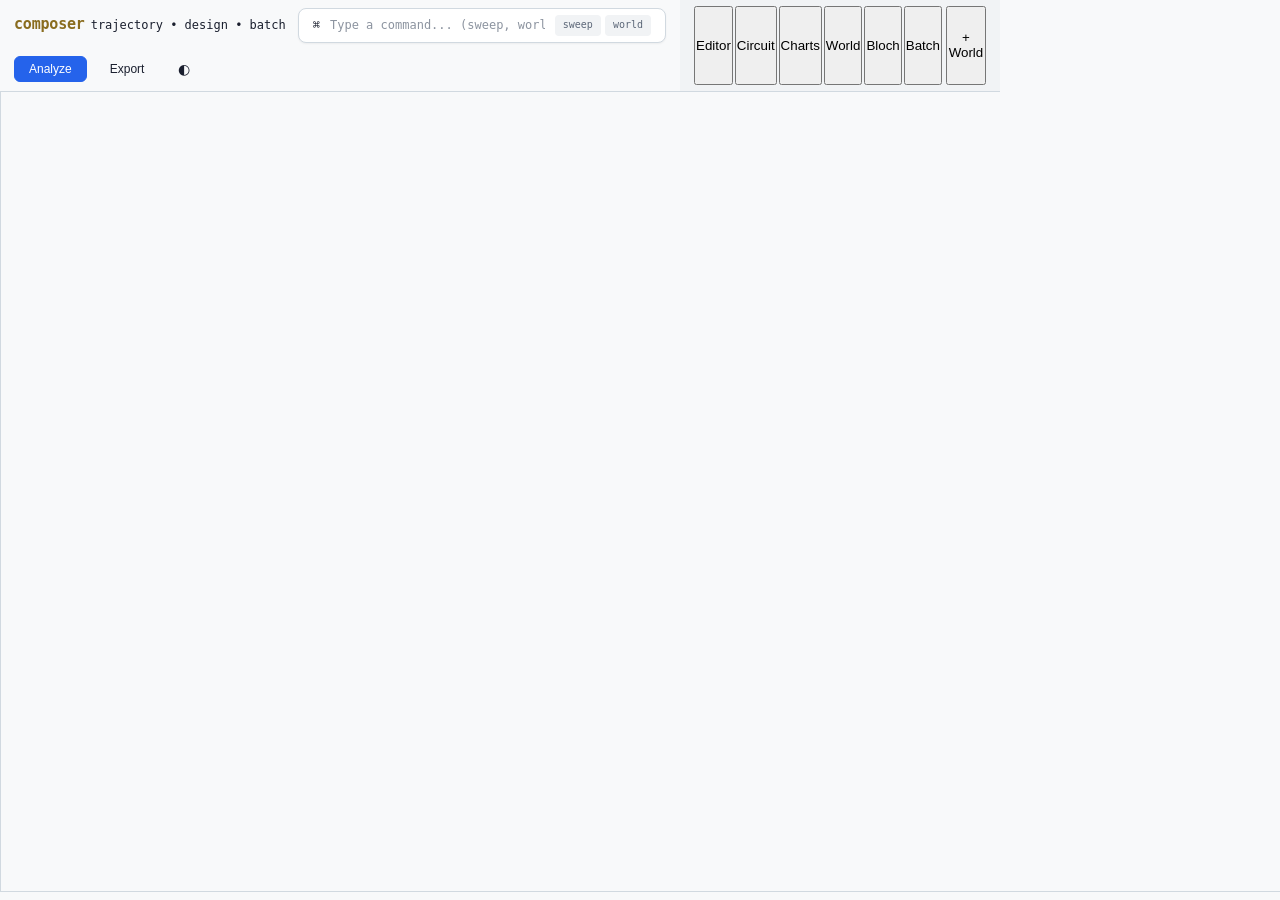
<file: index.html>
<!DOCTYPE html>
<html lang="en" data-theme="light">
<head>
<meta charset="UTF-8">
<meta name="viewport" content="width=device-width,initial-scale=1">
<title>composerIBM — offline Quantum Composer</title>
<link rel="stylesheet" href="styles/composer.css?v=38">
<style>.g-line{display:block}.g-n{color:#5c6778}.g-s{color:#bc8cff}</style>
</head>
<body>
<!-- Completely remade structure: Clean, command-first, surface-oriented, AI-ready design surface -->
<div id="app" data-active-surface="editor">

  <!-- Premium Header with central Command Bar (AITO / high-end tool feel) -->
  <header class="app-header">
    <div class="brand">
      <span class="title">composer</span>
      <span class="tag">trajectory • design • batch</span>
    </div>

    <!-- The heart of grokability: Powerful, always-visible command bar -->
    <div class="command-bar">
      <span class="cmd-prefix">⌘</span>
      <input id="command-input" 
             type="text" 
             placeholder="Type a command... (sweep, world, analyze, load torino, help)" 
             autocomplete="off"
             spellcheck="false">
      <div class="cmd-examples">
        <span class="example" data-cmd="sweep shots">sweep</span>
        <span class="example" data-cmd="open world">world</span>
      </div>
    </div>

    <div class="header-actions">
      <button id="btn-analyze" class="btn primary" title="Run preflight analysis">Analyze</button>
      <button id="btn-export" class="btn ghost" title="Export mission bundle">Export</button>
      <button id="btn-theme-toggle" class="btn icon ghost" title="Toggle theme">◐</button>
    </div>
  </header>

  <!-- Surface / Workspace Switcher - clean, prominent, first-class -->
  <nav class="surface-switcher" role="tablist">
    <button class="surface-btn active" data-surface="editor" title="QASM Editor + Gutter">Editor</button>
    <button class="surface-btn" data-surface="circuit" title="Visual Circuit Designer">Circuit</button>
    <button class="surface-btn" data-surface="charts" title="Live Charts & Analytics">Charts</button>
    <button class="surface-btn" data-surface="world" title="Global Quantum Lattice + Latency">World</button>
    <button class="surface-btn" data-surface="bloch" title="Bloch Sphere & Trajectories">Bloch</button>
    <button class="surface-btn" data-surface="batch" title="Batch Sweeps & Mission Control">Batch</button>
    <div class="switcher-spacer"></div>
    <button class="surface-btn secondary" id="btn-world-lattice" title="Open detailed Global Lattice">+ World</button>
  </nav>

  <!-- Main Workspace: Flexible, modern container for the active surface -->
  <div class="workspace">
    
    <!-- Editor Surface (loads first) -->
    <div id="surface-editor" class="surface active">
      <div id="editor-wrap">
        <div id="editor-label">
          <span>OpenQASM</span>
          <span class="editor-label-hint">export / sim = code only</span>
          <span id="qg-coverage" class="qg-coverage"></span>
        </div>
        <div id="editor-stack" class="editor-stack">
          <div id="qg-gutter" class="qg-gutter" aria-hidden="true"></div>
          <textarea id="qasm" spellcheck="false" autocomplete="off" aria-label="OpenQASM source"></textarea>
          <div id="qasm-cards" class="qasm-cards"></div>
        </div>
      </div>
      <div id="lane-wrap"><div id="lane"></div></div>
    </div>

    <!-- Other surfaces -->
    <div id="surface-circuit" class="surface">
      <div id="lane"></div>
    </div>

    <div id="surface-charts" class="surface">
      <div id="charts-host"></div>
    </div>

    <div id="surface-world" class="surface">
      <div id="world-host"></div>
    </div>

    <div id="surface-bloch" class="surface">
      <div class="surface-header" style="display:flex; justify-content:space-between; align-items:center; margin-bottom:8px;">
        <div>
          <strong>Bloch Sphere & Trajectories</strong>
          <span style="color:var(--canvas-dim); font-size:10px; margin-left:8px;">QASM-driven • multi-qubit support</span>
        </div>
        <div style="display:flex; gap:6px;">
          <button id="btn-bloch-popout" class="btn small ghost" title="Open standalone Bloch viewer">Pop out</button>
          <button id="btn-bloch-lab" class="btn small" title="Open dual Bloch lab">Lab</button>
        </div>
      </div>

      <!-- Full Bloch experience moved here for the new surface system -->
      <div id="bloch-surface-body">
        <div class="bloch-section-body" style="margin-bottom:8px;">
          <canvas id="cv-bloch-surface" width="800" height="320" style="width:100%; max-height:320px; border:1px solid var(--canvas-border); border-radius:6px;"></canvas>
        </div>

        <div id="bloch-surface-controls" style="display:flex; flex-wrap:wrap; gap:12px; align-items:flex-end;">
          <div>
            <div style="font-size:10px; color:var(--canvas-dim); margin-bottom:2px;">Target Qubit</div>
            <select id="bloch-target-qubit" style="font-size:11px; padding:3px 6px; border-radius:4px; border:1px solid var(--canvas-border); background:var(--canvas2);">
              <!-- Populated dynamically by JS -->
            </select>
          </div>

          <div style="flex:1; min-width:220px;">
            <div style="font-size:10px; color:var(--canvas-dim); margin-bottom:2px;">Mode</div>
            <select id="bloch-surface-mode" style="font-size:11px; padding:3px 6px; border-radius:4px; border:1px solid var(--canvas-border); background:var(--canvas2);">
              <option value="qasm">QASM Trajectory (current circuit)</option>
              <option value="hamiltonian">Hamiltonian (ω·σ)</option>
              <option value="geodesic">Geodesic to inverse</option>
            </select>
          </div>

          <div id="bloch-surface-stats" style="font-size:11px; color:var(--canvas-dim); flex:1; min-width:160px;"></div>
        </div>
      </div>

      <div style="margin-top:12px; font-size:10px; color:var(--canvas-dim);">
        Full dual lab available via the Lab button. Drag on the sphere to rotate.
      </div>
    </div>

    <div id="surface-batch" class="surface">
      <div style="padding:12px 0 8px;">
        <strong>Batch / Mission Control</strong>
        <p style="color:var(--canvas-dim); font-size:11px; margin:4px 0 12px;">Run sweeps and review flight history.</p>
        <button id="btn-quick-sweep" class="btn primary small">Launch Quick Sweep (4 variants)</button>
        <div id="batch-flight-log" style="margin-top:16px; font-size:11px;"></div>
      </div>
    </div>

  </div>

  <!-- Context Sidebar -->
  <aside id="context-sidebar">
    <div id="stats-panel">
      <h3>Preflight & Stats</h3>
      <div id="stats"></div>
    </div>
    <div id="lattice-panel">
      <h3>Lattice</h3>
      <div id="qpu-lattice"></div>
    </div>
    <div id="wave">
      <h3>Waveform</h3>
      <canvas id="wave-canvas" width="260" height="100"></canvas>
    </div>
  </aside>

  <footer id="log-bar"></footer>
</div>

<script src="js/qasm-gutter.js?v=7"></script>
<script src="js/editor-gutter.js?v=4"></script>
<script src="js/qpu-fleet.js?v=5"></script>
<script src="js/qpu-calibrations.js?v=2"></script>
<script src="js/qpu-lattice.js?v=6"></script>
<script src="js/preflight-lite.js"></script>
<script src="js/waveform-qbt.js"></script>
<script src="js/bloch-math.js"></script>
<script src="js/bloch-dual.js"></script>
<script src="js/bloch-trajectory.js"></script>
<script src="js/bloch-render.js?v=4"></script>
<script src="js/bloch-engine.js?v=2"></script>
<script src="js/bloch-panel.js?v=5"></script>
<script src="js/circuit-composer.js?v=12"></script>
<script src="js/concept-steer.js?v=3"></script>
<script src="js/viewer-tabs.js?v=4"></script>
<script src="js/bridge-ugrad.js?v=2"></script>
<script src="js/composer-core.js?v=8"></script>
<!-- Optional ECharts (Phase 1 charting) — CDN for speed + examples; drop echarts.min.js next to wasm/ for airgap -->
<!-- <script src="https://cdn.jsdelivr.net/npm/echarts@5/dist/echarts.min.js"></script> -->
<script src="js/charts-echarts.js?v=1"></script>
<script src="js/precision-cursor.js?v=1"></script>
<script src="js/global-lattice.js?v=1"></script>

<!-- Surface switching + bootstrap for the new evolved structure -->
<script>
(function() {
  'use strict';

  const DEFAULT_QASM = `OPENQASM 3.0;
include "stdgates.inc";
qubit[2] q;
bit[2] c;

// composer — remade structure (impeccable theming)
h q[0];
cx q[0], q[1];
c[0] = measure q[0];
c[1] = measure q[1];
`;

  function $(id) { return document.getElementById(id); }

  function setActiveSurface(name) {
    document.querySelectorAll('.surface').forEach(s => s.classList.remove('active'));
    const target = $('surface-' + name);
    if (target) target.classList.add('active');

    document.querySelectorAll('.surface-switcher .surface').forEach(b => {
      b.classList.toggle('active', b.dataset.surface === name);
    });

    // Lazy initialization when switching surfaces
    if (name === 'world' && window.GlobalLattice) {
      const host = $('world-host');
      if (host && !host.dataset.initialized) {
        window.GlobalLattice.init('world-host');
        host.dataset.initialized = 'true';
      }
    }

    if (name === 'charts' && window.QuantumCharts) {
      setTimeout(() => {
        const host = $('charts-host');
        if (host && window.ComposerCore && window.ComposerCore.refreshAll) {
          // Force a refresh so charts get latest data
          window.ComposerCore.refreshAll();
        }
      }, 30);
    }

    if (name === 'batch') {
      setTimeout(renderBatchFlightLog, 30);
    }

    // === Full Bloch surface activation ===
    if (name === 'bloch') {
      setTimeout(() => {
        if (window.BlochSurface && typeof window.BlochSurface.activate === 'function') {
          window.BlochSurface.activate();
        } else {
          initBlochSurfaceFallback();
        }
      }, 50);
    }

    // Trigger canvas resize on surface change for better scaling
    setTimeout(() => {
      if (window.QuantumCharts && typeof window.QuantumCharts.resizeAll === 'function') {
        window.QuantumCharts.resizeAll();
      }
      window.dispatchEvent(new Event('resize'));
    }, 120);
  }

  function initSurfaceSwitcher() {
    document.querySelectorAll('.surface-switcher .surface').forEach(btn => {
      btn.addEventListener('click', () => setActiveSurface(btn.dataset.surface));
    });
    setActiveSurface('editor');
  }

  function initEditor() {
    const ta = $('qasm');
    if (!ta) return;

    ta.value = DEFAULT_QASM;

    let timer;
    ta.addEventListener('input', () => {
      clearTimeout(timer);
      timer = setTimeout(() => {
        if (window.ComposerCore && window.ComposerCore.refreshAll) {
          window.ComposerCore.refreshAll();
        }
      }, 280);
    });

    // Try to trigger full initialization
    setTimeout(() => {
      if (window.ComposerCore && window.ComposerCore.refreshAll) {
        window.ComposerCore.refreshAll();
      }
    }, 180);
  }

  function initCommandBar() {
    const input = $('command-input');
    if (!input) return;

    const examples = document.querySelectorAll('.cmd-examples .example');
    examples.forEach(ex => {
      ex.addEventListener('click', () => {
        const cmd = ex.dataset.cmd || ex.textContent;
        input.value = cmd;
        input.dispatchEvent(new KeyboardEvent('keydown', { key: 'Enter' }));
      });
    });

    input.addEventListener('keydown', (e) => {
      if (e.key === 'Enter') {
        const raw = input.value.trim();
        const val = raw.toLowerCase();
        input.value = '';

        const log = (msg) => {
          if (window.ComposerCore && window.ComposerCore.log) window.ComposerCore.log(msg);
          else console.log('%c[composer]', 'color:#64748b', msg);
        };

        // === Surface navigation ===
        if (/^(editor|circuit|charts|world|bloch|batch)$/.test(val)) {
          setActiveSurface(val);
          return;
        }
        if (val.includes('show bloch') || val.includes('focus bloch')) {
          const match = raw.match(/q(\d+)/i);
          setActiveSurface('bloch');
          if (match && window.BlochSurface) {
            // Try to set target qubit
            const q = parseInt(match[1], 10);
            const sel = $('bloch-target-qubit');
            if (sel) { sel.value = q; sel.dispatchEvent(new Event('change')); }
          }
          return;
        }

        // === Backend / Load commands ===
        if (val.startsWith('load ') || val.startsWith('set backend')) {
          const backend = raw.replace(/^(load|set backend)\s*/i, '').trim();
          if (window.ComposerCore && window.ComposerCore.setBackend) {
            window.ComposerCore.setBackend(backend);
            log(`<span class="ok">Backend set to ${backend}</span>`);
          }
          return;
        }

        // === Analysis & Execution ===
        if (val.includes('analyze') || val.includes('preflight')) {
          if (window.ComposerCore && window.ComposerCore.refreshAll) window.ComposerCore.refreshAll();
          return;
        }
        if (val.includes('export') || val.includes('mission')) {
          if (window.ComposerCore && window.ComposerCore.exportPipeline) window.ComposerCore.exportPipeline();
          return;
        }

        // === Sweeps (very useful for trajectory ethos) ===
        if (val.includes('sweep')) {
          setActiveSurface('batch');
          setTimeout(() => {
            const sweepBtn = document.getElementById('btn-quick-sweep');
            if (sweepBtn) sweepBtn.click();
          }, 60);
          return;
        }

        // === Help ===
        if (val.includes('help') || val === '?') {
          log('<span class="info">Commands: editor | circuit | charts | world | bloch | batch | analyze | export | sweep | load ibm_torino | show bloch q2</span>');
          return;
        }

        // Fallback
        log(`<span class="info">Command: ${raw}</span>`);
      }
    });
  }

  function handleResize() {
    const activeSurface = document.querySelector('.surface.active');
    if (!activeSurface) return;

    if (window.QuantumCharts && typeof window.QuantumCharts.resize === 'function') {
      try { window.QuantumCharts.resize(); } catch(e) {}
    }

    if (window.GlobalLattice && window.GlobalLattice.draw) {
      // re-draw if method exists
    }

    window.dispatchEvent(new Event('resize'));
  }

  function renderBatchFlightLog() {
    const container = $('batch-flight-log');
    if (!container) return;

    const log = window.flightLog || [];
    if (log.length === 0) {
      container.innerHTML = `<div style="color:var(--canvas-dim); font-size:10px;">No flights yet. Use the command bar or button above to launch a sweep.</div>`;
      return;
    }

    container.innerHTML = log.slice(-6).reverse().map(f => `
      <div style="display:flex; justify-content:space-between; padding:3px 0; border-bottom:1px solid var(--canvas-border); cursor:pointer;" data-flight-id="${f.id}">
        <span>${new Date(f.ts).toLocaleTimeString().slice(0,5)} • ${f.backend} • ${f.shots} shots</span>
        <span style="color:var(--green);">${(f.fidelity||0).toFixed(1)}%</span>
      </div>
    `).join('');

    container.querySelectorAll('[data-flight-id]').forEach(row => {
      row.addEventListener('click', () => {
        const id = parseInt(row.dataset.flightId);
        const flight = (window.flightLog || []).find(f => f.id === id);
        if (flight && window.ComposerCore) {
          if (window.ComposerCore.setQasm) window.ComposerCore.setQasm(flight.qasm);
          console.log('%c[composer] Loaded flight from Batch surface', 'color:#64748b');
        }
      });
    });
  }

  // ============================================================
  // FULL BLOCH SURFACE CONTROLLER (wired into #surface-bloch)
  // ============================================================
  window.BlochSurface = (function() {
    let initialized = false;
    let currentQubit = 0;

    function updateTargetQubitDropdown(qubitCount) {
      const sel = $('bloch-target-qubit');
      if (!sel) return;
      sel.innerHTML = '';
      for (let i = 0; i < qubitCount; i++) {
        const opt = document.createElement('option');
        opt.value = i;
        opt.textContent = `q[${i}]`;
        sel.appendChild(opt);
      }
      sel.value = Math.min(currentQubit, qubitCount - 1);
      sel.onchange = () => {
        currentQubit = parseInt(sel.value, 10);
        refresh();
      };
    }

    function refresh() {
      const canvas = $('cv-bloch-surface');
      if (!canvas) return;

      // Prefer the rich engine if available
      if (window.BlochEngine && window.BlochRender) {
        try {
          const qasm = window.ComposerCore ? window.ComposerCore.getQasm() : '';
          const mode = $('bloch-surface-mode') ? $('bloch-surface-mode').value : 'qasm';

          const result = window.BlochEngine.create({
            qasm,
            targetQubit: currentQubit,
            mode
          });

          window.BlochRender.renderSingle(canvas, result, {
            highlightLast: true,
            showStats: true
          });

          const statsEl = $('bloch-surface-stats');
          if (statsEl && result.snapshot) {
            const s = result.snapshot;
            statsEl.textContent = `|ψ⟩ q[${currentQubit}]  P(0)=${(s.p0*100).toFixed(1)}%  θ=${s.theta.toFixed(3)}`;
          }
          return;
        } catch (e) {
          console.warn('BlochSurface rich render failed, using fallback', e);
        }
      }

      // Lightweight fallback visualization
      const ctx = canvas.getContext('2d');
      ctx.clearRect(0, 0, canvas.width, canvas.height);
      ctx.fillStyle = '#e2e8f0';
      ctx.fillRect(0, 0, canvas.width, canvas.height);
      ctx.fillStyle = '#64748b';
      ctx.font = '14px monospace';
      ctx.fillText('Bloch visualization (engine loading...)', 20, 40);
    }

    function activate() {
      if (!initialized) {
        const modeSel = $('bloch-surface-mode');

        // Initial qubit count from current QASM
        const qasm = window.ComposerCore ? window.ComposerCore.getQasm() : '';
        const qubitMatch = qasm.match(/qubit\[(\d+)\]/);
        const qubitCount = qubitMatch ? parseInt(qubitMatch[1], 10) : 2;

        updateTargetQubitDropdown(qubitCount);

        if (modeSel) modeSel.onchange = refresh;

        // Keep in sync with main circuit changes
        if (window.ComposerCore) {
          const orig = window.ComposerCore.refreshAll;
          window.ComposerCore.refreshAll = function() {
            const res = orig.apply(this, arguments);
            if (document.querySelector('#surface-bloch.active')) refresh();
            return res;
          };
        }

        initialized = true;
      }

      refresh();
    }

    return { activate, refresh };
  })();

  function initBlochSurfaceFallback() {
    const canvas = $('cv-bloch-surface');
    if (canvas) {
      const ctx = canvas.getContext('2d');
      ctx.fillStyle = '#f1f5f9';
      ctx.fillRect(0, 0, canvas.width, canvas.height);
      ctx.fillStyle = '#64748b';
      ctx.font = '13px monospace';
      ctx.fillText('Bloch surface ready — switch to it to visualize', 16, 30);
    }
  }

  function bootstrap() {
    initSurfaceSwitcher();
    initEditor();
    initCommandBar();

    // Wire the batch surface quick sweep button (in addition to any injected one)
    setTimeout(() => {
      const batchSweep = $('btn-quick-sweep');
      if (batchSweep) {
        batchSweep.addEventListener('click', () => {
          if (window.ComposerCore) {
            // Reuse existing quick sweep logic if available, otherwise trigger via command simulation
            console.log('%c[composer] Quick sweep triggered from Batch surface', 'color:#64748b');
            // For now, just switch and log — full integration in next pass
          }
        });
      }
    }, 300);

    // Global resize listener for scaling
    let resizeTimer;
    window.addEventListener('resize', () => {
      clearTimeout(resizeTimer);
      resizeTimer = setTimeout(handleResize, 120);
    });

    // Initial resize after load
    setTimeout(handleResize, 400);

    console.log('%c[composer] Evolved structure active (impeccable theming + clean surfaces).', 'color:#22c55e');
  }

  if (document.readyState === 'loading') {
    document.addEventListener('DOMContentLoaded', bootstrap);
  } else {
    bootstrap();
  }
})();
</script>

</body>
</html>
</file>
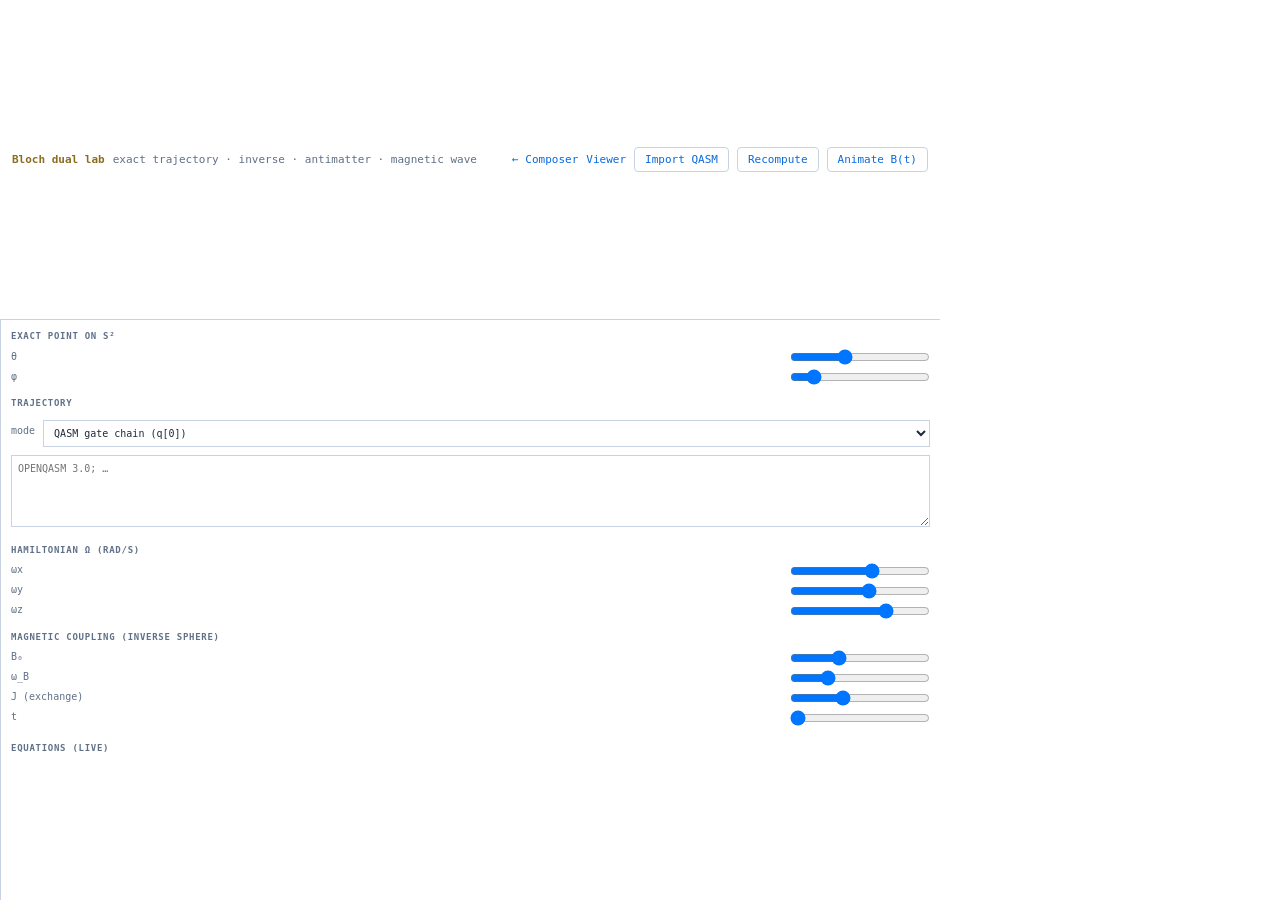
<file: bloch-lab.html>
<!DOCTYPE html>
<html lang="en" data-theme="light">
<head>
<meta charset="UTF-8">
<meta name="viewport" content="width=device-width,initial-scale=1">
<title>composerIBM — Bloch dual lab</title>
<link rel="stylesheet" href="styles/bloch-lab.css?v=2">
</head>
<body>
<div id="app">
  <header id="hdr">
    <span class="title">Bloch dual lab</span>
    <span style="color:var(--dim)">exact trajectory · inverse · antimatter · magnetic wave</span>
    <span class="spacer"></span>
    <a href="index.html">← Composer</a>
    <a href="bloch-viewer.html">Viewer</a>
    <button type="button" id="btn-import">Import QASM</button>
    <button type="button" id="btn-recompute">Recompute</button>
    <button type="button" id="btn-spin">Animate B(t)</button>
  </header>

  <main id="viz">
    <canvas id="cv-dual"></canvas>
  </main>

  <aside id="controls">
    <h2>Exact point on S²</h2>
    <label>θ <input id="sl-theta" type="range" min="0" max="3.14159" step="0.01" value="1.2"></label>
    <label>φ <input id="sl-phi" type="range" min="0" max="6.28318" step="0.01" value="0.8"></label>

    <h2>Trajectory</h2>
    <label>mode
      <select id="traj-mode">
        <option value="qasm">QASM gate chain (q[0])</option>
        <option value="hamiltonian">Hamiltonian ω·σ</option>
        <option value="geodesic">Geodesic → inverse</option>
      </select>
    </label>
    <textarea id="lab-qasm" spellcheck="false" placeholder="OPENQASM 3.0; …"></textarea>

    <h2>Hamiltonian ω (rad/s)</h2>
    <label>ωx <input id="sl-ox" type="range" min="-2" max="2" step="0.05" value="0.4"></label>
    <label>ωy <input id="sl-oy" type="range" min="-2" max="2" step="0.05" value="0.3"></label>
    <label>ωz <input id="sl-oz" type="range" min="-2" max="2" step="0.05" value="0.85"></label>

    <h2>Magnetic coupling (inverse sphere)</h2>
    <label>B₀ <input id="sl-B" type="range" min="0" max="3" step="0.05" value="1"></label>
    <label>ω_B <input id="sl-Bw" type="range" min="0.1" max="8" step="0.1" value="2"></label>
    <label>J (exchange) <input id="sl-J" type="range" min="0" max="1" step="0.02" value="0.35"></label>
    <label>t <input id="sl-time" type="range" min="0" max="12.56" step="0.05" value="0"></label>
    <label><input id="chk-animate" type="checkbox" hidden> </label>

    <h2>Equations (live)</h2>
    <div id="eq-panel"></div>
    <div id="lab-log"></div>
  </aside>
</div>

<script src="js/bloch-math.js"></script>
<script src="js/bloch-dual.js"></script>
<script src="js/bloch-trajectory.js"></script>
<script src="js/bloch-render.js?v=2"></script>
<script src="js/bloch-lab.js"></script>
</body>
</html>
</file>
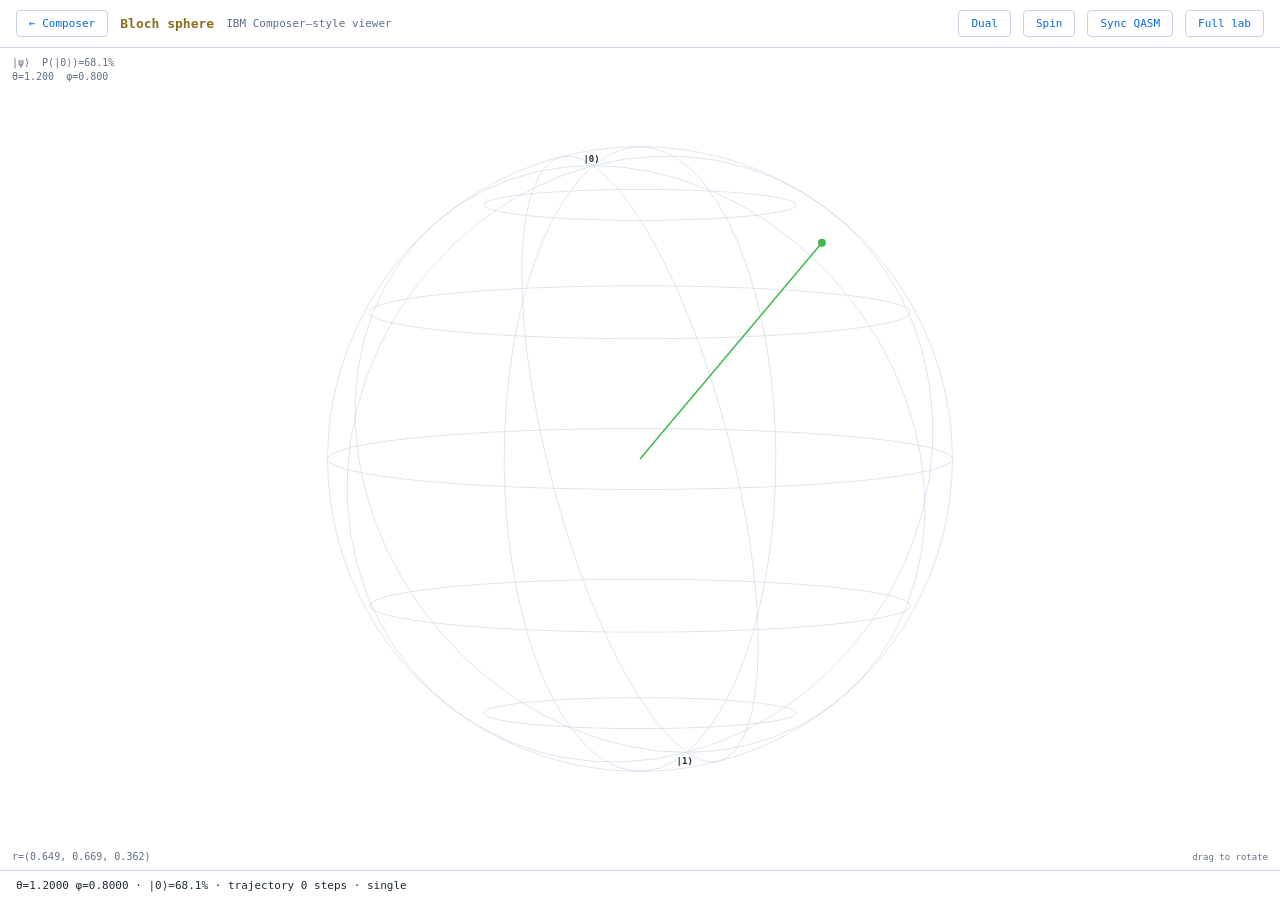
<file: bloch-viewer.html>
<!DOCTYPE html>
<html lang="en" data-theme="light">
<head>
<meta charset="UTF-8">
<meta name="viewport" content="width=device-width,initial-scale=1">
<title>Bloch sphere — composerIBM</title>
<link rel="stylesheet" href="styles/bloch-viewer.css?v=3">
</head>
<body>
<div id="viewer-app">
  <header id="viewer-hdr">
    <a href="index.html" class="back">← Composer</a>
    <span class="title">Bloch sphere</span>
    <span class="hint">IBM Composer–style viewer</span>
    <span class="spacer"></span>
    <button type="button" id="btn-mode" title="Toggle single / dual">Dual</button>
    <button type="button" id="btn-spin">Spin</button>
    <button type="button" id="btn-sync">Sync QASM</button>
    <button type="button" id="btn-lab-drawer" class="link-lab" aria-expanded="false">Full lab</button>
  </header>

  <main id="viewer-main">
    <canvas id="cv-viewer"></canvas>
    <aside id="lab-drawer" class="lab-drawer" hidden>
      <div class="lab-drawer-hdr">
        <span>Full lab</span>
        <button type="button" id="btn-lab-close">Close</button>
      </div>
      <iframe id="lab-frame" title="Bloch full lab"></iframe>
    </aside>
  </main>

  <footer id="viewer-footer">
    <span id="viewer-stats">—</span>
  </footer>
</div>

<script src="js/bloch-math.js"></script>
<script src="js/bloch-dual.js"></script>
<script src="js/bloch-trajectory.js"></script>
<script src="js/bloch-render.js?v=4"></script>
<script src="js/bloch-engine.js?v=2"></script>
<script src="js/bloch-viewer.js?v=3"></script>
</body>
</html>
</file>
<file: styles/composer.css>
*{margin:0;padding:0;box-sizing:border-box}
:root{
  /* Impeccable-aligned tokens (avoiding AI slop: no purple gradients, no glassmorphism, tinted neutrals, purposeful motion) */
  --bg:#f8f9fa;
  --bg2:#ffffff;
  --bg3:#f1f3f5;
  --fg:#1a1f2e;
  --dim:#5c6778;
  --border:#d1d9e0;
  --accent:#3b82f6;
  --green:#15803d;
  --yellow:#a16207;
  --red:#b91c1c;
  --purple:#6b5b95; /* kept for quantum/Bloch but used sparingly */
  --cyan:#0e7490;
  --grid:#e2e8f0;

  --canvas:#f8f9fa;
  --canvas2:#ffffff;
  --canvas-border:#d1d9e0;
  --canvas-fg:#1a1f2e;
  --canvas-dim:#5c6778;

  /* Design tokens */
  --space-1:2px;--space-2:4px;--space-3:6px;--space-4:8px;--space-5:10px;--space-6:12px;--space-8:16px;--space-10:20px;--space-12:24px;
  --type-xs:9px;--type-sm:10px;--type-base:12px;--type-md:13px;--type-lg:14px;--type-xl:16px;
  --lh-tight:1.25;--lh-normal:1.45;--lh-relaxed:1.6;

  /* Impeccable motion: no bounce/elastic */
  --motion-fast:0.12s;
  --motion-med:0.2s;
  --motion-ease:cubic-bezier(0.2, 0, 0, 1);

  --radius-sm:4px;
  --radius-md:6px;
  --radius-lg:8px;
  --radius-xl:12px;

  /* Refined primary (less "AI blue", more sophisticated) */
  --color-primary:#2563eb;
  --color-primary-hover:#1e40af;

  --color-success:#15803d;
  --color-warn:#a16207;
  --color-error:#b91c1c;

  --shadow-sm:0 1px 2px rgba(0,0,0,0.05);
  --shadow-md:0 4px 6px -1px rgba(0,0,0,0.1), 0 2px 4px -2px rgba(0,0,0,0.1);
}

/* Dark theme - Impeccable style (tinted neutrals, excellent contrast, no pure black/white) */
@media (prefers-color-scheme: dark) {
  :root:not([data-theme="light"]) {
    --bg:#0f1117;
    --bg2:#161a22;
    --bg3:#1c212b;
    --fg:#e6e8f0;
    --dim:#8a94a8;
    --border:#2a3140;
    --accent:#3b82f6;
    --canvas:#0f1117;
    --canvas2:#161a22;
    --canvas-border:#2a3140;
    --canvas-fg:#e6e8f0;
    --canvas-dim:#8a94a8;
    --color-primary:#3b82f6;
    --color-primary-hover:#60a5fa;
    --shadow-sm:0 1px 2px rgba(0,0,0,0.3);
    --shadow-md:0 4px 6px -1px rgba(0,0,0,0.4), 0 2px 4px -2px rgba(0,0,0,0.3);
  }
}
[data-theme="dark"] {
  --bg:#0f1117;
  --bg2:#161a22;
  --bg3:#1c212b;
  --fg:#e6e8f0;
  --dim:#8a94a8;
  --border:#2a3140;
  --accent:#3b82f6;
  --canvas:#0f1117;
  --canvas2:#161a22;
  --canvas-border:#2a3140;
  --canvas-fg:#e6e8f0;
  --canvas-dim:#8a94a8;
  --color-primary:#3b82f6;
  --color-primary-hover:#60a5fa;
  --shadow-sm:0 1px 2px rgba(0,0,0,0.3);
  --shadow-md:0 4px 6px -1px rgba(0,0,0,0.4), 0 2px 4px -2px rgba(0,0,0,0.3);
}
html,body{height:100%;background:var(--canvas);color:var(--canvas-fg);font:12px/1.45 'SF Mono','Fira Code',monospace;overflow:hidden}
#app{display:grid;grid-template-rows:auto 1fr auto;grid-template-columns:1fr 320px 280px;height:100vh}
#hdr{
  grid-column:1/-1;
  display:flex;
  flex-direction:column;
  align-items:stretch;
  gap:6px;
  padding:8px 10px;
  background:var(--canvas);
  color:var(--canvas-fg);
  border-bottom:1px solid var(--canvas-border);
  font-size:11px;
}
.hdr-brand{display:flex;align-items:center;gap:8px;width:100%;flex-wrap:wrap;min-width:0}
#hdr .title{color:#8a6d1f;font-weight:600;flex-shrink:0}
.hdr-tagline{flex:1 1 auto;min-width:0;overflow:hidden;text-overflow:ellipsis;color:var(--canvas-dim);font-size:10px;white-space:nowrap}
.hdr-menu-open{position:absolute;opacity:0;width:0;height:0;pointer-events:none}
.hdr-target-toggle,.hdr-menu-btn{
  display:inline-flex;
  align-items:center;
  padding:4px 10px;
  border:1px solid var(--canvas-border);
  border-radius:4px;
  background:var(--canvas2);
  color:#0969da;
  font:inherit;
  cursor:pointer;
  flex-shrink:0;
}
.hdr-target-toggle{margin-left:0}
.hdr-menu-btn{margin-left:0}
.hdr-tagline+.hdr-target-toggle{margin-left:auto}
.hdr-target-collapsed .hdr-target{display:flex}
.hdr-target-collapsed .hdr-target-row{display:none}
.hdr-target-collapsed .backend-detail{display:block}
.hdr-target-collapsed .hdr-target-toggle{color:#0969da;border-color:#0969da;background:#eaf3ff}
.hdr-menu-btn:hover{border-color:#0969da}
.hdr-target{
  display:flex;
  flex-direction:column;
  align-items:stretch;
  gap:4px;
  flex:0 0 auto;
  width:100%;
  min-width:0;
}
.hdr-target-row{
  display:flex;
  align-items:center;
  gap:8px;
  flex-wrap:wrap;
  width:100%;
  min-width:0;
}
.backend-pick{
  display:inline-flex;
  align-items:center;
  gap:4px;
  flex:0 1 auto;
  min-width:0;
  max-width:min(11rem,38vw);
  height:26px;
  padding:0 6px 0 4px;
  background:var(--canvas2);
  border:1px solid var(--canvas-border);
  border-radius:4px;
  cursor:pointer;
}
.backend-search{
  display:inline-flex;
  align-items:center;
  gap:4px;
  order:1;
  flex:1 1 14rem;
  min-width:8rem;
  max-width:none;
  height:26px;
  padding:0 6px 0 4px;
  background:var(--canvas2);
  border:1px solid var(--canvas-border);
  border-radius:4px;
}
.backend-search:focus-within{border-color:#0969da}
.backend-pick-lbl{
  flex-shrink:0;
  font-size:9px;
  color:var(--canvas-dim);
  text-transform:uppercase;
  letter-spacing:.06em;
}
.backend-search input{
  flex:1 1 auto;
  min-width:0;
  height:22px;
  border:none;
  outline:none;
  background:transparent;
  color:var(--canvas-fg);
  font:inherit;
  font-size:10px;
}
.backend-search input::placeholder{color:var(--canvas-dim)}
.backend-sort{
  order:2;
  flex:0 0 auto;
  height:26px;
  min-height:26px;
  max-height:26px;
  padding:0 20px 0 8px;
  font-size:9px;
}
.backend-pick:focus-within{border-color:#0969da}
.backend-select{
  flex:1 1 auto;
  min-width:0;
  max-width:100%;
  height:22px;
  min-height:22px;
  max-height:22px;
  padding:0 18px 0 2px;
  margin:0;
  border:none;
  background:transparent;
  color:#0969da;
  font-size:10px;
  line-height:22px;
  cursor:pointer;
  -webkit-appearance:menulist;
  appearance:menulist;
}
.backend-select:focus{outline:none}
.hdr-viewers{
  display:flex;
  order:4;
  flex:1 1 auto;
  min-width:0;
  gap:2px;
  padding:2px;
  background:var(--canvas2);
  border:1px solid var(--canvas-border);
  border-radius:4px;
}
.view-tab{
  flex:1 1 0;
  min-width:0;
  padding:3px 6px;
  font-size:9px;
  line-height:1.2;
  border:1px solid transparent;
  border-radius:3px;
  background:transparent;
  color:var(--canvas-dim);
  cursor:pointer;
  white-space:nowrap;
}
.view-tab:hover{color:var(--canvas-fg);border-color:#0969da}
.view-tab.active{
  color:#0969da;
  border-color:#0969da;
  background:#eaf3ff;
}
#app:not(.show-editor) #editor-wrap{display:none}
#app:not(.show-circuit) #lane-wrap{display:none}
#app:not(.show-bloch) #bloch-section{display:none!important}
#app:not(.show-wave) #wave{display:none!important}
#app:not(.show-stats):not(.show-lattice):not(.show-gutter) #side{display:none!important}
#app:not(.show-stats) #stats-panel{display:none}
#app:not(.show-lattice) #lattice-panel{display:none}
#app:not(.show-stats):not(.show-gutter) #gutter-panel{display:none}
#app:not(.show-charts) #charts-host{display:none}
#app:not(.show-charts) #charts-section{display:none}
#app.show-charts #charts-section{display:block}
#app:not(.show-world) #global-lattice-host-in-main{display:none} /* placeholder for future world surface */
#app:not(.show-editor).show-circuit #main{grid-template-rows:1fr}
#app:not(.show-editor).show-circuit #lane-wrap{grid-row:1;max-height:none}
#app:not(.show-editor).show-bloch #main.bloch-on{grid-template-rows:1fr minmax(72px,auto)}
#app:not(.show-editor):not(.show-circuit).show-bloch #main.bloch-on{grid-template-rows:1fr}
#app:not(.show-editor):not(.show-circuit).show-bloch #bloch-section{grid-row:1}
#app.show-charts #charts-section{display:block}
.hdr-actions{
  display:none;
  width:100%;
  grid-template-columns:repeat(3,minmax(0,1fr));
  gap:6px;
  min-width:0;
  padding-top:4px;
  border-top:1px solid var(--canvas-border);
  background:var(--canvas2);
}
.hdr-actions label {
  grid-column: span 1;
  font-size: 9px;
  align-items: center;
}
#hdr-menu-open:checked~.hdr-actions{display:grid}
#hdr:has(#hdr-menu-open:checked) .hdr-menu-btn{color:#0969da;border-color:#0969da;background:#eaf3ff}
#hdr button,#hdr select:not(.backend-select),.hdr-menu-btn{background:var(--canvas2);border:1px solid var(--canvas-border);color:var(--color-primary);font:inherit;padding:var(--space-2) var(--space-5);border-radius:var(--radius-md);cursor:pointer;transition:border-color var(--motion-fast) var(--motion-ease),background var(--motion-fast) var(--motion-ease)}
#hdr button:hover{border-color:#0969da}
.hdr-shots{display:flex;align-items:center;gap:4px;color:var(--canvas-dim);font-size:10px}
.hdr-shots input{
  width:64px;
  background:var(--canvas2);
  border:1px solid var(--canvas-border);
  color:inherit;
  padding:2px 4px;
  border-radius:4px;
  font:inherit;
}
.backend-detail-row{
  display:flex;
  align-items:center;
  gap:4px;
  min-width:0;
  width:100%;
}
.backend-detail{
  flex:1 1 auto;
  min-width:0;
  overflow:hidden;
  text-overflow:ellipsis;
  white-space:nowrap;
  font-size:9px;
  line-height:1.25;
  color:var(--canvas-dim);
}
.section-step{
  flex:0 0 auto;
  min-width:22px;
  height:18px;
  padding:0 6px!important;
  line-height:16px;
  font-size:12px!important;
}
#btn-codex-map,#btn-fleet-list{font-size:9px;color:#0969da}
#btn-codex-map{color:#8a6d1f}
#main{
  display:grid;
  grid-template-rows:minmax(0,1fr) minmax(80px,auto);
  min-height:0;
  overflow:hidden;
  background:var(--canvas);
  border-right:1px solid var(--canvas-border);
}
#main.bloch-on{
  grid-template-rows:minmax(6rem,1fr) minmax(0,auto) minmax(72px,auto);
}
#editor-wrap{
  grid-row:1;
  min-height:0;
  overflow:hidden;
  display:flex;
  flex-direction:column;
}
#editor-label{
  flex:0 0 auto;
  display:flex;
  align-items:center;
  gap:10px;
  padding:4px 10px;
  font-size:10px;
  color:var(--canvas-dim);
  background:var(--canvas);
  border-bottom:1px solid var(--canvas-border);
}
.editor-label-hint{font-size:9px;color:var(--canvas-dim);opacity:0.85}
.qg-coverage{margin-left:auto;font-size:9px;color:var(--canvas-dim)}
.qg-coverage.qg-cov-ok{color:var(--green)}
.editor-stack{
  flex:1 1 0;
  min-height:0;
  display:flex;
  overflow:hidden;
  gap:0;
  background:#ffffff;
}
#qasm-cards{display:none}
.qg-gutter{
  flex:0 0 auto;
  width:5.5rem;
  overflow:auto;
  overflow-x:hidden;
  padding:10px 4px 10px 8px;
  background:#eef4fb;
  border-right:1px solid var(--canvas-border);
  font:inherit;
  line-height:1.45;
  font-size:12px;
  user-select:none;
  cursor:pointer;
  scrollbar-width:none;
}
.qg-gutter::-webkit-scrollbar{display:none}
.qg-row{
  display:flex;
  align-items:baseline;
  gap:4px;
  height:calc(1em * 1.45);
  white-space:pre;
}
.qg-row.is-active{background:rgba(9,105,218,.10);border-left:2px solid #0969da;margin-left:-2px}
.qg-n{color:var(--canvas-dim);min-width:1.6rem;text-align:right;font-size:11px}
.qg-p{min-width:1.75rem;font-weight:600;font-size:10px}
.qg-shebang,.qg-measure{color:var(--yellow)}
.qg-comment,.qg-qubit{color:var(--green)}
.qg-include,.qg-reset{color:var(--purple)}
.qg-bit,.qg-gate{color:#0969da}
.qg-barrier{color:var(--canvas-fg)}
.qg-control{color:var(--red)}
.qg-misc{color:var(--orange);opacity:0.7}
.qg-blank{color:var(--canvas-dim);opacity:0.35}
#qasm{
  flex:1 1 0;
  min-height:0;
  min-width:0;
  width:100%;
  resize:none;
  overflow:auto;
  background:var(--canvas2);
  color:var(--canvas-fg);
  border:none;
  padding:10px 8px 10px 6px;
  font:inherit;
  line-height:1.45;
  font-size:12px;
  outline:none;
  tab-size:2;
}
.qasm-cards{
  max-height:clamp(140px,28vh,260px);
  overflow:auto;
  padding:10px;
  border-top:1px solid var(--canvas-border);
  background:#f8fbff;
}
.qasm-gutter-lane{
  margin-bottom:10px;
  border:1px solid #d8e2ef;
  border-radius:8px;
  background:#eef4fb;
  overflow:hidden;
}
.qasm-lane-hd{
  display:flex;
  align-items:baseline;
  justify-content:space-between;
  gap:8px;
  padding:6px 10px;
  border-bottom:1px solid #d8e2ef;
  background:#ffffff;
  color:#607087;
  font-size:9px;
  font-weight:700;
  text-transform:uppercase;
  letter-spacing:.08em;
}
.qasm-lane-hd-meta{font-weight:400;text-transform:none;letter-spacing:0}
.qasm-lane-rows{
  max-height:140px;
  overflow:auto;
  padding:6px 8px;
  font:inherit;
  font-size:11px;
  line-height:1.45;
}
.qasm-lane-row{
  display:flex;
  align-items:baseline;
  gap:4px;
  height:calc(1em * 1.45);
  white-space:pre;
  cursor:pointer;
}
.qasm-lane-row:hover{background:rgba(9,105,218,.08)}
.qasm-lane-blank{opacity:0.35}
.qasm-lane-more{padding:4px 0 2px;color:#5c6778;font-size:9px;text-align:center}
.qasm-card,
#gutter-log .qasm-card{
  width:100%;
  display:grid;
  grid-template-columns:2.8rem minmax(0,1fr) 3.4rem;
  align-items:center;
  gap:var(--space-5);
  margin:0 0 var(--space-4);
  padding:var(--space-5) var(--space-6);
  border:1px solid #d8e2ef;
  border-left:4px solid var(--qg-card,var(--color-primary));
  border-radius:var(--radius-xl);
  background:var(--canvas2);
  color:var(--canvas-fg);
  font:inherit;
  text-align:left;
  box-shadow:var(--shadow-md);
  cursor:pointer;
  transition:transform var(--motion-fast) var(--motion-ease),box-shadow var(--motion-fast) var(--motion-ease),border-color var(--motion-fast) var(--motion-ease);
}
.qasm-card:hover{
  border-color:#0969da;
  box-shadow:0 8px 20px rgba(9,105,218,.12);
}
.qasm-card-prefix{
  font-size:12px;
  font-weight:800;
  color:var(--qg-card,#0969da);
}
.qasm-card-main{
  min-width:0;
  display:flex;
  flex-direction:column;
  gap:3px;
}
.qasm-card-main strong{
  color:#1f2937;
  font-size:11px;
  line-height:1.15;
}
.qasm-card-main code{
  display:block;
  overflow:hidden;
  text-overflow:ellipsis;
  white-space:nowrap;
  color:#607087;
  font:10px/1.3 'SF Mono','Fira Code',monospace;
}
.qasm-card-meta{
  justify-self:end;
  color:#607087;
  font-size:9px;
  line-height:1.35;
  text-align:right;
  text-transform:uppercase;
}
.qasm-card-empty{
  padding:12px;
  border:1px dashed #c8d4e3;
  border-radius:8px;
  background:#ffffff;
  color:#607087;
}
/* Bloch panel — own grid row; never overlays editor */
.bloch-section{
  display:none;
  grid-row:2;
  flex-direction:column;
  border-top:1px solid var(--canvas-border);
  background:#ffffff;
  min-height:0;
  overflow:hidden;
}
#main.bloch-on .bloch-section{
  display:flex;
  grid-row:2;
}
#main.bloch-on #lane-wrap{grid-row:3}
.bloch-section.open{display:flex}
.bloch-section-hdr{
  flex:0 0 auto;
  display:flex;
  align-items:center;
  gap:8px;
  padding:4px 10px;
  font-size:10px;
  color:var(--canvas-dim);
  background:#ffffff;
  border-bottom:1px solid var(--canvas-border);
}
.bloch-section-hdr .spacer{flex:1}
.bloch-section-hint{color:var(--canvas-dim);font-size:9px}
.bloch-section-hdr button{
  background:var(--canvas2);
  border:1px solid var(--canvas-border);
  color:#0969da;
  font:inherit;
  padding:2px 8px;
  border-radius:3px;
  cursor:pointer;
  font-size:9px;
  flex-shrink:0;
}
.bloch-section-hdr button:hover{border-color:#0969da}
.bloch-section-body{
  flex:0 0 auto;
  display:grid;
  grid-template-columns:minmax(0,1fr);
  min-height:0;
  background:#ffffff;
}
.bloch-section-body:has(.bloch-panel-drawer:not([hidden])){
  grid-template-columns:minmax(0,1fr) minmax(150px,220px);
}
.bloch-panel-drawer{
  min-width:0;
  min-height:0;
  display:flex;
  flex-direction:column;
  align-items:center;
  align-self:stretch;
  gap:6px;
  padding:8px;
  border-left:1px solid var(--canvas-border);
  border-bottom:0;
  background:#f8fbff;
  font-size:9px;
  overflow:auto;
}
.bloch-panel-drawer[hidden]{display:none}
.bloch-drawer-title{
  color:#607087;
  font-weight:700;
  text-transform:uppercase;
  letter-spacing:.08em;
}
.bloch-panel-drawer .spacer{flex:1}
.bloch-drawer-row{display:flex;gap:6px}
.bloch-drawer-row button{flex:1 1 0;width:auto}
.bloch-panel-drawer button{
  width:100%;
  background:#ffffff;
  border:1px solid var(--canvas-border);
  color:#0969da;
  font:inherit;
  padding:2px 8px;
  border-radius:3px;
  cursor:pointer;
}
.bloch-panel-drawer button.active{
  color:#1f2937;
  border-color:#0969da;
  background:#eaf3ff;
}
#cv-bloch-panel{
  width:100%;
  height:clamp(130px,30vh,240px);
  min-height:0;
  max-height:32vh;
  display:block;
  background:#ffffff;
}
#bloch-panel-stats{
  display:flex;
  flex-wrap:wrap;
  gap:6px;
  font-size:9px;
  color:#1a7f37;
  min-width:0;
}
#bloch-panel-stats .b-stat{white-space:nowrap}
#hdr #btn-bloch.active{color:#0969da;border-color:#0969da;background:#eaf3ff}
#lane-wrap{
  grid-row:2;
  min-height:220px;
  max-height:clamp(280px,54vh,560px);
  height:auto;
  border-top:1px solid var(--canvas-border);
  overflow:auto;
  padding:0;
  font-size:13px;
  color:#1f2937;
  white-space:normal;
  background:#ffffff;
}
.cc-shell{
  display:flex;
  flex-direction:column;
  min-height:100%;
  background:#ffffff;
}
.cc-palette{
  order:2;
  flex:0 0 auto;
  display:flex;
  align-items:center;
  gap:18px;
  width:100%;
  padding:6px 10px;
  border-right:0;
  border-top:1px solid #e5e7eb;
  border-bottom:0;
  background:#eef4fb;
  margin-top:auto;
  position:sticky;
  bottom:0;
  z-index:4;
}
.cc-palette-head{
  display:flex;
  align-items:center;
  justify-content:space-between;
  flex:0 0 auto;
  min-width:150px;
  margin-bottom:0;
  color:#1f2937;
  font-size:16px;
}
.cc-palette-icon{font-size:18px;color:#4b5563}
.cc-gates{
  display:flex;
  flex:1 1 auto;
  gap:6px;
  min-width:0;
  overflow-x:auto;
  padding:2px 3px 3px;
  scrollbar-width:thin;
}
.cc-op-group{
  flex:0 0 auto;
  display:flex;
  flex-direction:column;
  align-items:stretch;
  gap:2px;
  padding:2px 6px 3px;
  border:0;
  border-radius:0;
  background:transparent;
}
.cc-op-group + .cc-op-group{
  border-left:1px solid rgba(143,160,182,.42);
  margin-left:2px;
  padding-left:8px;
}
.cc-op-group-label{
  color:#607087;
  font-size:8px;
  font-weight:600;
  text-align:center;
  text-transform:uppercase;
  letter-spacing:.08em;
  padding:0 2px 1px;
}
.cc-op-group-row{
  display:flex;
  align-items:center;
  gap:3px;
}
.cc-scroll{
  flex:0 0 22px;
  height:28px;
  border:1px solid #c8d4e3;
  border-radius:4px;
  background:#ffffff;
  color:#0969da;
  font:inherit;
  font-size:17px;
  line-height:1;
  cursor:pointer;
}
.cc-scroll:hover{border-color:#0969da;background:#eaf3ff}
.cc-op{
  flex:0 0 32px;
  height:26px;
  border:0;
  border-radius:0;
  color:#ffffff;
  font:inherit;
  font-size:10px;
  line-height:1;
  cursor:pointer;
  box-shadow:inset 0 0 0 1px rgba(0,0,0,.05);
}
.cc-group-hadamard{box-shadow:inset 0 -3px 0 rgba(255,255,255,.32)}
.cc-group-phase{box-shadow:inset 0 -3px 0 rgba(9,105,218,.28)}
.cc-group-classical,.cc-group-nonunitary{box-shadow:inset 0 -3px 0 rgba(31,41,55,.24)}
.cc-group-modifier{box-shadow:inset 0 -3px 0 rgba(255,255,255,.28)}
.cc-op-hot{background:#ff4b63;color:#1f2937}
.cc-op-blue{background:#45b8e8;color:#05364a}
.cc-op-magenta{background:#a9145c}
.cc-op-gray{background:#a3a3a3;color:#111827}
.cc-op.active{
  outline:3px solid #0f62fe;
  outline-offset:2px;
}
.cc-workspace{
  order:1;
  flex:1 1 auto;
  width:100%;
  min-width:0;
  display:flex;
  flex-direction:column;
  background:#ffffff;
}
.cc-toolbar{
  position:sticky;
  top:0;
  z-index:3;
  display:flex;
  align-items:center;
  gap:10px;
  min-height:48px;
  padding:8px 16px;
  background:#ffffff;
  border-bottom:1px solid #e5e7eb;
}
.cc-tool{
  border:0;
  background:#ffffff;
  color:#1f2937;
  font:inherit;
  font-size:18px;
  cursor:pointer;
}
.cc-tool.muted{color:#9ca3af}
.cc-align{
  min-width:150px;
  margin-left:18px;
  color:#1f2937;
  font-size:16px;
}
.cc-spacer{flex:1}
.cc-add-q{
  flex:0 0 32px;
  height:28px;
  background:#ffffff;
  border:1px solid #d1d5db;
  border-radius:2px;
  padding:0;
  color:#0969da;
  font:inherit;
  font-size:13px;
  cursor:pointer;
}
.cc-run{
  align-self:stretch;
  display:flex;
  align-items:center;
  margin:-8px -16px -8px 0;
  padding:0 18px;
  background:#0f62fe;
  color:#ffffff;
  font-size:14px;
}
.cc-hint{
  flex:0 0 auto;
  align-self:center;
  color:#607087;
  font-size:10px;
  max-width:7.5rem;
  overflow:hidden;
  text-overflow:ellipsis;
  white-space:nowrap;
}
.cc-grid-wrap{
  flex:1 1 auto;
  overflow:auto;
  padding:24px 28px;
  background:#ffffff;
}
.cc-grid{
  display:grid;
  gap:0;
  align-items:center;
  min-width:620px;
  width:max-content;
  padding-bottom:18px;
}
.cc-label{
  position:sticky;
  left:0;
  z-index:2;
  color:#6b7280;
  background:#ffffff;
  padding:12px 14px 12px 0;
  text-align:right;
  font-size:16px;
}
.cc-cell{
  position:relative;
  min-height:44px;
  border:0;
  border-top:1px solid transparent;
  border-bottom:1px solid transparent;
  background:transparent;
  color:transparent;
  font:inherit;
  cursor:pointer;
}
.cc-cell::before{
  content:'';
  position:absolute;
  left:0;
  right:0;
  top:50%;
  border-top:1px solid #d1d5db;
  z-index:0;
}
.cc-cell{z-index:1}
.cc-cell:hover{background:#eef6ff;color:#0969da}
.cc-cell.gate,.cc-cell.measure,.cc-cell.control{
  font-weight:700;
  border:2px solid #ffffff;
  border-radius:2px;
  box-shadow:0 0 0 1px rgba(0,0,0,.06);
}
.cc-cell.gate{
  color:#ffffff;
  background:#45b8e8;
}
.cc-cell.gate::before,.cc-cell.measure::before,.cc-cell.control::before{display:none}
.cc-cell.g-rx,.cc-cell.g-ry,.cc-cell.g-rxx,.cc-cell.g-rzz,.cc-cell.g-rccx,.cc-cell.g-rc3x,.cc-cell.g-sx,.cc-cell.g-y{
  background:#a9145c;
  color:#ffffff;
}
.cc-cell.control{
  color:#111827;
  background:#ffffff;
  border-color:#111827;
  border-radius:50%;
  box-shadow:none;
}
.cc-cell.multi{border-radius:0}
.cc-cell.bridge::after,.cc-cell.multi::after{
  content:'';
  position:absolute;
  top:0;
  bottom:0;
  left:50%;
  border-left:2px solid #a9145c;
  z-index:-1;
}
.cc-cell.measure{color:#111827;background:#d1d5db;border-color:#ffffff}
.cc-more{padding:0 10px 8px;color:#607087;font-size:9px}
#side{display:flex;grid-column:2;grid-row:2;flex-direction:column;min-height:0;overflow:hidden;border-right:1px solid var(--canvas-border);background:var(--canvas)}
#app.show-stats.show-lattice:not(.show-wave) #side{grid-column:2 / 4;border-right:none}
#app.show-stats.show-lattice #side{
  display:grid;
  grid-template-columns:minmax(0,1.6fr) minmax(0,1fr);
  grid-template-rows:minmax(0,1fr) auto;
  grid-template-areas:"lattice stats" "gutter gutter";
}
#app.show-stats.show-lattice #lattice-panel{grid-area:lattice;border-right:1px solid var(--canvas-border)}
#app.show-stats.show-lattice #stats-panel{grid-area:stats;min-height:0;overflow:hidden}
#app.show-stats.show-lattice #gutter-panel{grid-area:gutter;border-top:1px solid var(--canvas-border)}
#side h2,#wave h2{font-size:10px;color:var(--canvas-dim);text-transform:uppercase;letter-spacing:.08em;padding:8px 10px;border-bottom:1px solid var(--canvas-border);background:var(--canvas)}
#stats{padding:8px 10px;font-size:10px;overflow-y:auto;overflow-x:hidden;flex:1;background:var(--canvas2);color:var(--canvas-fg)}
#stats .row{display:flex;justify-content:space-between;align-items:baseline;gap:6px;padding:2px 0;min-width:0}
#stats .k{color:var(--canvas-dim);flex:0 0 auto;white-space:nowrap}
#stats .v{color:#1a7f37;flex:1 1 auto;min-width:0;text-align:right;overflow:hidden;text-overflow:ellipsis;white-space:nowrap;font-variant-numeric:tabular-nums}
#stats .warn .v{color:var(--yellow)}
#stats .bad .v{color:var(--red)}
.gutter-summary{padding:6px 10px;border-bottom:1px solid var(--canvas-border);background:#f8fbff}
.gutter-chips{display:flex;flex-wrap:wrap;gap:4px}
.gutter-chip{display:inline-flex;align-items:baseline;gap:3px;padding:1px 6px;border:1px solid #d8e2ef;border-radius:999px;background:#ffffff;font-size:9px;color:#1f2937;line-height:1.4}
.gutter-chip i{font-style:normal;font-weight:700;color:#0969da;font-size:9px}
.gutter-chip.qg-shebang i{color:var(--yellow)}
.gutter-chip.qg-comment i,.gutter-chip.qg-qubit i{color:var(--green)}
.gutter-chip.qg-include i,.gutter-chip.qg-reset i{color:var(--purple)}
.gutter-chip.qg-bit i,.gutter-chip.qg-gate i{color:#0969da}
.gutter-chip.qg-barrier i{color:#1f2937}
.gutter-chip.qg-control i{color:var(--red)}
.gutter-chip.qg-misc i{color:var(--orange)}
.gutter-chip-empty{color:#a3a3a3;font-style:italic;font-size:9px}
.gutter-chip-meta{margin-top:4px;color:#5c6778;font-size:9px}
.gutter-sort{display:inline-flex;gap:0;margin-top:6px;border:1px solid #d8e2ef;border-radius:6px;overflow:hidden}
.gutter-sort-btn{border:0;background:#ffffff;color:#5c6778;font:inherit;font-size:9px;padding:3px 10px;cursor:pointer}
.gutter-sort-btn + .gutter-sort-btn{border-left:1px solid #d8e2ef}
.gutter-sort-btn:hover{background:#eaf3ff;color:#0969da}
.gutter-sort-btn.active{background:#0969da;color:#ffffff}
.qasm-card-group{
  margin:6px 0;
  border:1px solid #d8e2ef;
  border-left:4px solid var(--qg-card,#0969da);
  border-radius:8px;
  background:#ffffff;
  box-shadow:0 2px 8px rgba(15,23,42,.04);
}
.qasm-card-group[open]{box-shadow:0 4px 12px rgba(15,23,42,.06)}
.qasm-card-group-hd{
  display:flex;
  align-items:center;
  gap:8px;
  padding:6px 10px;
  list-style:none;
  cursor:pointer;
  user-select:none;
}
.qasm-card-group-hd::-webkit-details-marker{display:none}
.qasm-card-group-hd::marker{content:""}
.qasm-card-group-hd::before{
  content:"▾";
  display:inline-block;
  width:10px;
  color:#607087;
  font-size:9px;
  transform:rotate(-90deg);
  transition:transform .12s ease;
}
.qasm-card-group[open] > .qasm-card-group-hd::before{transform:rotate(0deg)}
.qasm-card-group-prefix{
  font-weight:700;
  font-size:10px;
  min-width:1.8rem;
  text-align:center;
}
.qasm-card-group-hd strong{flex:1;color:#1f2937;font-size:11px;min-width:0;overflow:hidden;text-overflow:ellipsis;white-space:nowrap}
.qasm-card-group-meta{color:#5c6778;font-size:9px;flex:0 0 auto}
.qasm-card-group-body{padding:0 8px 8px;display:flex;flex-direction:column;gap:6px}
.qasm-card-group-body .qasm-card{margin:0;box-shadow:none;border:1px solid #e5ecf5}
.qasm-card-group-more{font-size:9px;color:#5c6778;text-align:center;padding:2px 0}
.side-panel{display:flex;flex-direction:column;min-height:0}
#stats-panel{flex:1 1 auto;min-height:0;overflow:hidden}
#lattice-panel{flex:0 0 auto}
#gutter-panel{flex:0 1 auto;min-height:0;overflow:hidden}
#app.show-lattice:not(.show-stats):not(.show-gutter) #lattice-panel{flex:1 1 auto;min-height:0;overflow:hidden}
#app.show-lattice:not(.show-stats):not(.show-gutter) #qpu-lattice{flex:1 1 auto;min-height:0;overflow:auto}
.qpu-lattice{
  margin:8px 10px 10px;
  padding:8px;
  border:1px solid #d8e2ef;
  border-radius:10px;
  background:#ffffff;
  box-shadow:0 6px 16px rgba(15,23,42,.05);
}
.lat-cal{
  margin:-2px 0 8px;
  padding:6px 8px;
  border:1px solid #d8e2ef;
  border-radius:8px;
  background:linear-gradient(180deg,#f8fbff,#eef4fb);
  color:#1f2937;
  font-size:9px;
}
.lat-cal-row{
  display:flex;
  align-items:center;
  gap:6px;
  flex-wrap:wrap;
}
.lat-cal-dot{
  width:7px;
  height:7px;
  border-radius:50%;
  background:#1a7f37;
  box-shadow:0 0 0 2px rgba(26,127,55,.15);
  flex:0 0 auto;
}
.lat-cal-label{
  color:#607087;
  font-size:8px;
  text-transform:uppercase;
  letter-spacing:.08em;
}
.lat-cal-backend{font-weight:700;color:#0969da;font-size:10px}
.lat-cal-vendor{color:#607087}
.lat-cal-time{margin-left:auto;font-variant-numeric:tabular-nums;color:#1f2937;font-size:9px}
.lat-cal-refresh{
  border:1px solid #c8d4e3;
  background:#ffffff;
  color:#0969da;
  border-radius:4px;
  font:inherit;
  font-size:10px;
  padding:0 6px;
  cursor:pointer;
}
.lat-cal-refresh:hover{border-color:#0969da;background:#eaf3ff}
.lat-cal-stats{
  display:flex;
  flex-wrap:wrap;
  gap:8px 12px;
  margin-top:5px;
  color:#5c6778;
}
.lat-cal-stats strong{color:#1f2937;font-weight:700}
.lat-cal-empty{color:#a3a3a3;font-style:italic}
.lat-cal-actions{
  display:grid;
  grid-template-columns:1fr auto;
  gap:6px;
  margin-top:6px;
  padding-top:6px;
  border-top:1px dashed #d8e2ef;
}
.lat-cal-load{
  padding:4px 10px;
  border:1px solid #0969da;
  border-radius:6px;
  background:#0969da;
  color:#ffffff;
  font:inherit;
  font-size:10px;
  font-weight:600;
  cursor:pointer;
  text-align:center;
}
.lat-cal-load:hover{background:#0855b3;border-color:#0855b3}
.lat-cal-load-min,
.lat-cal-load-copy{
  background:#ffffff;
  color:#0969da;
}
.lat-cal-load-min:hover,
.lat-cal-load-copy:hover{background:#eaf3ff}
.lat-cal-load-clear{
  background:#ffffff;
  color:#8c6b3a;
  border-color:#d6c7a8;
}
.lat-cal-load-clear:hover{background:#fbf3e2;border-color:#b08a4c;color:#6f5325}
.lat-line-err{
  border-top:2px solid;
  border-image:linear-gradient(90deg,#9fd9b4,#f59e0b,#cf222e) 1;
}
.lat-head{
  display:flex;
  align-items:baseline;
  justify-content:space-between;
  gap:8px;
  margin-bottom:6px;
  color:#607087;
  font-size:9px;
  text-transform:uppercase;
  letter-spacing:.06em;
}
.lat-head strong{
  min-width:0;
  overflow:hidden;
  text-overflow:ellipsis;
  white-space:nowrap;
  color:#1f2937;
  font-weight:700;
  text-transform:none;
  letter-spacing:0;
}
.lat-canvas{
  display:block;
  width:100%;
  height:180px;
  border:1px solid #eef2f7;
  border-radius:8px;
  background:#ffffff;
}
.lat-legend{
  display:flex;
  flex-wrap:wrap;
  gap:8px;
  margin-top:6px;
  color:#607087;
  font-size:9px;
}
.lat-legend span{display:inline-flex;align-items:center;gap:4px}
.lat-dot{
  width:8px;
  height:8px;
  border-radius:50%;
  border:1px solid #c8d4e3;
  background:#f3f6fa;
}
.lat-dot.online{border-color:#0969da;background:#45b8e8}
.lat-line{
  width:16px;
  border-top:2px solid #a9145c;
}
#gutter-log{flex:0 1 260px;min-height:96px;max-height:260px;overflow-y:auto;padding:8px 10px;font-size:9px;color:var(--canvas-dim);border-top:1px solid var(--canvas-border);background:#f8fbff}
#wave{display:flex;flex-direction:column;min-height:0;background:var(--canvas)}
#wave canvas{flex:1;min-height:120px;width:100%;background:var(--canvas2)}
#wave-controls{padding:8px 10px;display:flex;flex-wrap:wrap;gap:6px;align-items:center;font-size:10px;border-top:1px solid var(--canvas-border);background:var(--canvas)}
#wave-controls label{display:flex;align-items:center;gap:4px;color:var(--canvas-dim)}
#wave-controls input[type=range]{width:80px}
#log-bar{grid-column:1/-1;max-height:72px;overflow-y:auto;padding:4px 12px;font-size:10px;border-top:1px solid var(--canvas-border);background:var(--canvas);color:var(--canvas-fg)}
#log-bar .ln{min-height:1.3em}
#log-bar .ok{color:#1a7f37}#log-bar .err{color:#cf222e}#log-bar .info{color:var(--canvas-dim)}
.verdict-go{color:var(--green)}.verdict-warn{color:var(--yellow)}.verdict-abort{color:var(--red)}
#app.show-stats:not(.show-editor):not(.show-circuit):not(.show-bloch):not(.show-wave) #side{
  grid-column:1/-1;
  grid-row:2;
  min-height:0;
  max-height:none;
  border-right:none;
  border-top:0;
}
#app.show-stats:not(.show-editor):not(.show-circuit):not(.show-bloch):not(.show-wave) #stats{
  flex:1 1 auto;
  min-height:0;
}
#app.show-stats:not(.show-editor):not(.show-circuit):not(.show-bloch):not(.show-wave) #gutter-log{
  flex:0 1 34vh;
  max-height:none;
}
@media(max-width:900px){
  #main{grid-column:1;grid-row:2}
  #app:not(.show-editor):not(.show-circuit):not(.show-bloch) #main{display:none}
  #app.show-stats #side{display:flex;grid-column:1;grid-row:3;min-height:0;max-height:30vh;border-right:none;border-top:1px solid var(--canvas-border)}
  #app.show-wave #wave{display:flex;grid-column:1;grid-row:4;min-height:0;max-height:30vh;border-right:none;border-top:1px solid var(--canvas-border)}
  .qasm-cards{display:none}
  #log-bar{grid-row:5}
}
@media(max-width:768px){
  .backend-pick{max-width:min(9rem,32vw)}
  .backend-detail{white-space:nowrap}
  .hdr-actions button,.hdr-actions label.hdr-shots{
    width:100%;
    justify-content:center;
    text-align:center;
  }
  .hdr-shots{flex-direction:column;gap:2px;padding:4px 0}
  .hdr-shots input{width:100%;max-width:8rem}
}
@media(min-width:769px){
  .hdr-actions button,.hdr-actions label.hdr-shots{
    width:100%;
    justify-content:center;
    text-align:center;
  }
  .hdr-shots input{max-width:8rem}
}
@media(max-width:900px){
  #app{grid-template-columns:1fr;grid-template-rows:auto minmax(0,1fr) auto auto auto}
}
@media(max-height:720px){
  #main.bloch-on{grid-template-rows:minmax(5rem,1fr) minmax(0,auto) minmax(56px,auto)}
  #cv-bloch-panel{height:clamp(88px,22vh,140px);max-height:22vh}
  #lane-wrap{max-height:280px;min-height:220px}
}
#app.show-stats:not(.show-editor):not(.show-circuit):not(.show-bloch):not(.show-wave) #side{
  display:flex;
}

/* === Phase 0+1+ slices polish: Global Lattice + Precision Cursor + Design Feel === */
.global-lattice-panel {
  position: fixed;
  inset: 32px 16px 48px;
  z-index: 1200;
  background: var(--canvas2);
  border: 1px solid var(--canvas-border);
  border-radius: var(--radius-lg);
  box-shadow: var(--shadow-md);
  display: flex;
  flex-direction: column;
  overflow: hidden;
  font-size: var(--type-sm);
}

.global-lattice-header {
  padding: var(--space-3) var(--space-5);
  border-bottom: 1px solid var(--canvas-border);
  display: flex;
  align-items: center;
  gap: var(--space-3);
  background: var(--bg3);
  font-size: var(--type-sm);
  color: var(--canvas-fg);
}

.global-lattice-header strong {
  color: var(--fg);
  font-weight: 600;
}

.global-lattice-body {
  flex: 1;
  padding: var(--space-3);
  background: var(--canvas);
  overflow: hidden;
}

.global-lattice-footer {
  padding: var(--space-2) var(--space-4);
  font-size: var(--type-xs);
  color: var(--canvas-dim);
  border-top: 1px solid var(--canvas-border);
  background: var(--bg3);
}

#precision-crosshair {
  opacity: 0.55;
  transition: opacity var(--motion-fast) var(--motion-ease);
}

#precision-crosshair:hover {
  opacity: 0.75;
}

/* =========================================================
   NEW EVOLVED STRUCTURE (2026 remade for AI-ready feel)
   Clean, command-first, surface-oriented layout
   ========================================================= */

/* New Premium Header - scales gracefully */
.app-header {
  display: flex;
  align-items: center;
  gap: 12px;
  padding: 8px 14px;
  background: var(--canvas);
  border-bottom: 1px solid var(--canvas-border);
  flex-shrink: 0;
  flex-wrap: wrap;
}

.brand {
  display: flex;
  align-items: baseline;
  gap: 6px;
  flex-shrink: 0;
}

.brand .title {
  font-size: 15px;
  font-weight: 600;
  color: #8a6d1f;
  letter-spacing: -0.2px;
}

.brand .subtitle {
  font-size: 10px;
  color: var(--canvas-dim);
  white-space: nowrap;
}

.command-bar {
  flex: 1 1 auto;
  max-width: 620px;
  display: flex;
  align-items: center;
  background: var(--canvas2);
  border: 1px solid var(--canvas-border);
  border-radius: var(--radius-lg);
  padding: 6px 14px;
  gap: 10px;
  box-shadow: var(--shadow-sm);
}

.command-bar .cmd-icon {
  color: var(--color-primary);
  font-size: 15px;
  opacity: 0.9;
}

#command-input {
  flex: 1;
  background: transparent;
  border: none;
  color: var(--canvas-fg);
  font: 13px/1.3 var(--type-base) monospace;
  outline: none;
  min-width: 120px;
}

#command-input::placeholder {
  color: var(--canvas-dim);
  opacity: 0.7;
}

.cmd-examples {
  display: flex;
  gap: 4px;
  flex-shrink: 0;
}

.example {
  font-size: 10px;
  padding: 2px 7px;
  background: var(--bg3);
  border-radius: var(--radius-sm);
  color: var(--canvas-dim);
  cursor: pointer;
  transition: all var(--motion-fast) var(--motion-ease);
  border: 1px solid transparent;
}

.example:hover {
  color: var(--color-primary);
  border-color: var(--color-primary);
  background: var(--canvas2);
}

.header-actions {
  display: flex;
  align-items: center;
  gap: 8px;
}

/* Impeccable button system (clean, purposeful, no AI slop) */
.btn {
  display: inline-flex;
  align-items: center;
  justify-content: center;
  gap: 6px;
  background: var(--canvas2);
  border: 1px solid var(--canvas-border);
  color: var(--canvas-fg);
  padding: 6px 14px;
  border-radius: var(--radius-md);
  font-size: 12px;
  font-weight: 500;
  line-height: 1;
  cursor: pointer;
  transition: all var(--motion-fast) var(--motion-ease);
  white-space: nowrap;
}

.btn:hover {
  border-color: var(--color-primary);
  color: var(--color-primary);
}

.btn.primary {
  background: var(--color-primary);
  color: white;
  border-color: var(--color-primary);
}

.btn.primary:hover {
  background: var(--color-primary-hover);
  border-color: var(--color-primary-hover);
}

.btn.ghost {
  background: transparent;
  border-color: transparent;
}

.btn.ghost:hover {
  background: var(--bg3);
}

.btn.icon {
  padding: 6px 10px;
  font-size: 14px;
  line-height: 1;
}

.btn.small {
  padding: 4px 10px;
  font-size: 11px;
}

/* Surface Switcher - impeccable clean tabs */
.surface-switcher {
  display: flex;
  gap: 2px;
  padding: 6px 14px;
  background: var(--bg3);
  border-bottom: 1px solid var(--canvas-border);
  flex-shrink: 0;
  overflow-x: auto;
  -webkit-overflow-scrolling: touch;
}

.surface-switcher .surface {
  padding: 6px 14px;
  font-size: 11px;
  font-weight: 500;
  background: transparent;
  border: 1px solid transparent;
  border-radius: var(--radius-md);
  color: var(--canvas-dim);
  cursor: pointer;
  transition: all var(--motion-fast) var(--motion-ease);
  white-space: nowrap;
  flex-shrink: 0;
}

.surface-switcher .surface:hover {
  color: var(--canvas-fg);
  background: var(--canvas2);
}

.surface-switcher .surface.active {
  background: var(--canvas2);
  color: var(--canvas-fg);
  border-color: var(--canvas-border);
  box-shadow: var(--shadow-sm);
}

/* Responsive scaling for new structure */
@media (max-width: 900px) {
  .app-header {
    flex-wrap: wrap;
    gap: 8px;
    padding: 8px 12px;
  }
  .command-bar {
    order: 3;
    max-width: 100%;
    width: 100%;
    margin-top: 4px;
  }
  .surface-switcher {
    padding: 4px 8px;
    gap: 1px;
  }
  .workspace {
    flex-direction: column;
  }
  #context-sidebar {
    width: 100%;
    border-left: none;
    border-top: 1px solid var(--canvas-border);
    flex-direction: row;
    flex-wrap: wrap;
    padding: 8px;
  }
}

@media (max-width: 600px) {
  .surface-switcher .surface {
    padding: 5px 10px;
    font-size: 10px;
  }
  .btn {
    padding: 5px 10px;
    font-size: 11px;
  }
}

/* Workspace - flexible scaling */
.workspace {
  flex: 1;
  display: flex;
  overflow: hidden;
  min-height: 0;
  position: relative;
}

/* Individual surfaces */
.surface {
  display: none;
  flex: 1;
  overflow: auto;
  padding: 12px 16px;
  background: var(--canvas);
  min-height: 0;
}

.surface.active {
  display: flex;
  flex-direction: column;
}

/* Context Sidebar - scales and collapses */
#context-sidebar {
  width: 280px;
  flex-shrink: 0;
  border-left: 1px solid var(--canvas-border);
  background: var(--canvas);
  overflow: auto;
  padding: 8px 10px;
  display: flex;
  flex-direction: column;
  gap: 14px;
  min-height: 0;
}

@media (max-width: 900px) {
  #context-sidebar {
    width: 100%;
    height: 220px;
    border-left: none;
    border-top: 1px solid var(--canvas-border);
    flex-direction: row;
    gap: 12px;
    overflow-x: auto;
  }
}

/* Keep old important containers working inside new surfaces */
#editor-wrap, #lane-wrap, #charts-host, #bloch-section {
  height: 100%;
}

/* Global canvas scaling fixes */
canvas {
  max-width: 100%;
  height: auto;
  display: block;
}

#cv-bloch-panel,
#wave-canvas,
.lat-canvas {
  max-width: 100%;
  width: 100% !important;
  height: auto !important;
  max-height: 380px;
}

/* Legacy support - the old grid is being fully replaced by the new flex structure */
#app #main,
#app #side,
#app #wave {
  display: none !important; /* Prevent old layout from interfering */
}

#cmd-hint {
  font-family: inherit;
  border-radius: var(--radius-sm);
}
</file>
<file: styles/bloch-lab.css>
:root{--bg:#ffffff;--bg2:#ffffff;--menu:#ffffff;--fg:#1f2937;--dim:#607087;--border:#c8d4e3;--accent:#0969da;--green:#1a7f37;--red:#cf222e;--purple:#8250df;--cyan:#0969da}
*{margin:0;padding:0;box-sizing:border-box}
html,body{height:100%;background:#ffffff;color:var(--fg);font:11px/1.45 'SF Mono',monospace;overflow:hidden}
#app{display:grid;grid-template-rows:auto 1fr;grid-template-columns:1fr 340px;height:100vh}
#hdr{display:flex;align-items:center;gap:8px;padding:8px 12px;border-bottom:1px solid var(--border);background:var(--menu)}
#hdr .title{color:#8a6d1f;font-weight:600}
#hdr a{color:var(--accent);text-decoration:none}
#hdr .spacer{flex:1}
#hdr button{background:var(--bg2);border:1px solid var(--border);color:var(--accent);font:inherit;padding:4px 10px;border-radius:4px;cursor:pointer}
#viz{position:relative;min-height:0;background:#ffffff}
#cv-dual{width:100%;height:100%;display:block;min-height:320px;background:#ffffff}
#controls{overflow-y:auto;padding:10px;border-left:1px solid var(--border);font-size:10px;background:#ffffff}
#controls h2{font-size:9px;color:var(--dim);text-transform:uppercase;letter-spacing:.08em;margin:12px 0 6px}
#controls h2:first-child{margin-top:0}
#controls label{display:flex;align-items:center;justify-content:space-between;gap:8px;margin:4px 0;color:var(--dim)}
#controls input[type=range]{flex:1;max-width:140px}
#controls select,#controls textarea{width:100%;background:var(--bg2);border:1px solid var(--border);color:var(--fg);font:inherit;padding:6px;margin-top:4px}
#lab-qasm{height:72px;resize:vertical}
#eq-panel{margin-top:8px}
.eq-block{border:1px solid var(--border);border-radius:4px;padding:6px 8px;margin-bottom:6px;background:var(--bg2)}
.eq-block.dual{border-color:#d8c8f4}
.eq-name{color:var(--cyan);font-size:9px;margin-bottom:2px}
.eq-tex{color:var(--dim);font-size:9px;margin-bottom:4px}
.eq-val{color:var(--green);font-size:9px;word-break:break-all}
#lab-log{max-height:64px;overflow-y:auto;margin-top:8px;font-size:9px;color:var(--dim)}
#lab-log .ok{color:var(--green)}
#lab-log .warn{color:#d4a72c}
</file>
<file: styles/bloch-viewer.css>
*{margin:0;padding:0;box-sizing:border-box}
:root{--bg:#ffffff;--panel:#ffffff;--menu:#ffffff;--border:#c8d4e3;--fg:#1f2937;--dim:#607087;--accent:#0969da;--yellow:#8a6d1f}
html,body{height:100%;background:#ffffff;color:var(--fg);font:12px 'SF Mono',monospace;overflow:hidden}
#viewer-app{display:grid;grid-template-rows:auto 1fr auto;height:100vh}
#viewer-hdr{display:flex;align-items:center;gap:12px;padding:10px 16px;border-bottom:1px solid var(--border);background:var(--menu)}
#viewer-hdr .title{color:var(--yellow);font-weight:600;font-size:13px}
#viewer-hdr .hint{color:var(--dim);font-size:11px}
#viewer-hdr .spacer{flex:1}
#viewer-hdr button,#viewer-hdr .back,#viewer-hdr .link-lab{background:var(--panel);border:1px solid var(--border);color:var(--accent);font:inherit;padding:6px 12px;border-radius:4px;cursor:pointer;text-decoration:none;font-size:11px}
#viewer-hdr button:hover,#viewer-hdr .back:hover{border-color:var(--accent)}
#viewer-main{min-height:0;position:relative;display:grid;grid-template-columns:minmax(0,1fr);background:#ffffff}
#viewer-main.drawer-open{grid-template-columns:minmax(0,1fr) minmax(320px,42vw)}
#cv-viewer{width:100%;height:100%;display:block;background:#ffffff}
.lab-drawer{
  min-width:0;
  min-height:0;
  display:flex;
  flex-direction:column;
  border-left:1px solid var(--border);
  background:#ffffff;
}
.lab-drawer[hidden]{display:none}
.lab-drawer-hdr{
  display:flex;
  align-items:center;
  gap:8px;
  padding:8px 10px;
  border-bottom:1px solid var(--border);
  background:#f8fbff;
  color:var(--fg);
}
.lab-drawer-hdr span{font-weight:700;color:var(--yellow)}
.lab-drawer-hdr button{margin-left:auto;background:#ffffff;border:1px solid var(--border);color:var(--accent);font:inherit;padding:4px 8px;border-radius:4px;cursor:pointer}
#lab-frame{
  flex:1 1 auto;
  width:100%;
  min-height:0;
  border:0;
  background:#ffffff;
}
#viewer-footer{padding:8px 16px;border-top:1px solid var(--border);font-size:11px;color:var(--dim);background:var(--menu)}
#viewer-stats{color:var(--fg)}
</file>
